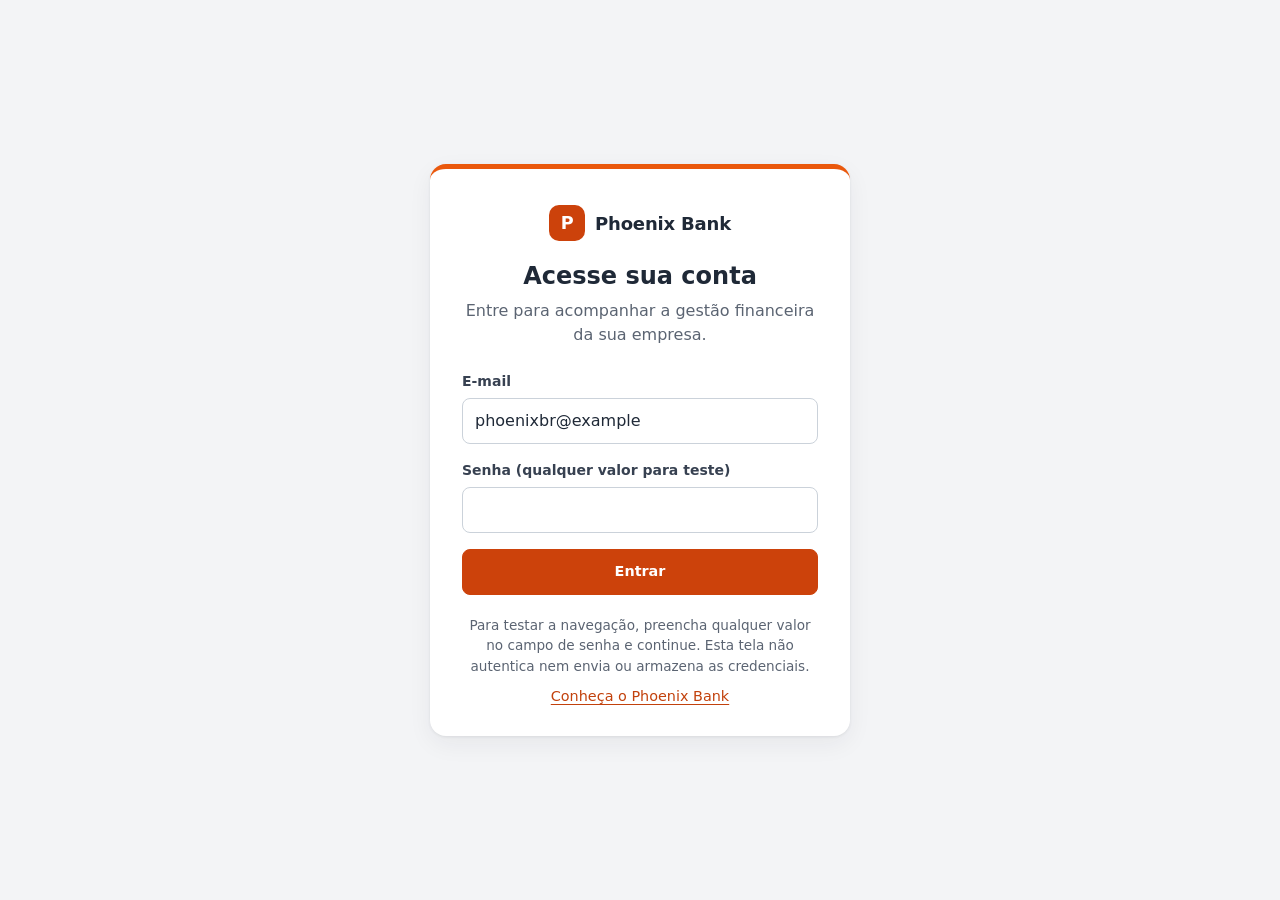
<file: index.html>
<!DOCTYPE html>
<html lang="pt-BR">
<head>
  <meta charset="UTF-8">
  <meta name="viewport" content="width=device-width, initial-scale=1.0">
  <meta name="description" content="Acesse o painel de gestão financeira empresarial do Phoenix Bank.">
  <title>Acesso | Phoenix Bank</title>
  <link rel="stylesheet" href="style.css">
</head>
<body>
  <main>
    <header>
      <a href="analise-financeira.html" aria-label="Phoenix Bank, ir para o painel">
        <span aria-hidden="true">P</span>
        <span>Phoenix Bank</span>
      </a>
      <h1>Acesse sua conta</h1>
      <p>Entre para acompanhar a gestão financeira da sua empresa.</p>
    </header>

    <form action="analise-financeira.html" method="get">
      <div>
        <label for="email">E-mail</label>
        <input
          type="email"
          id="email"
          value="phoenixbr@example"
          autocomplete="username"
          required
        >
      </div>

      <div>
        <label for="senha">Senha (qualquer valor para teste)</label>
        <input
          type="password"
          id="senha"
          autocomplete="current-password"
          required
        >
      </div>

      <button type="submit">Entrar</button>
    </form>

    <p>Para testar a navegação, preencha qualquer valor no campo de senha e continue. Esta tela não autentica nem envia ou armazena as credenciais.</p>
    <p><a href="sobre.html">Conheça o Phoenix Bank</a></p>
  </main>
</body>
</html>
</file>
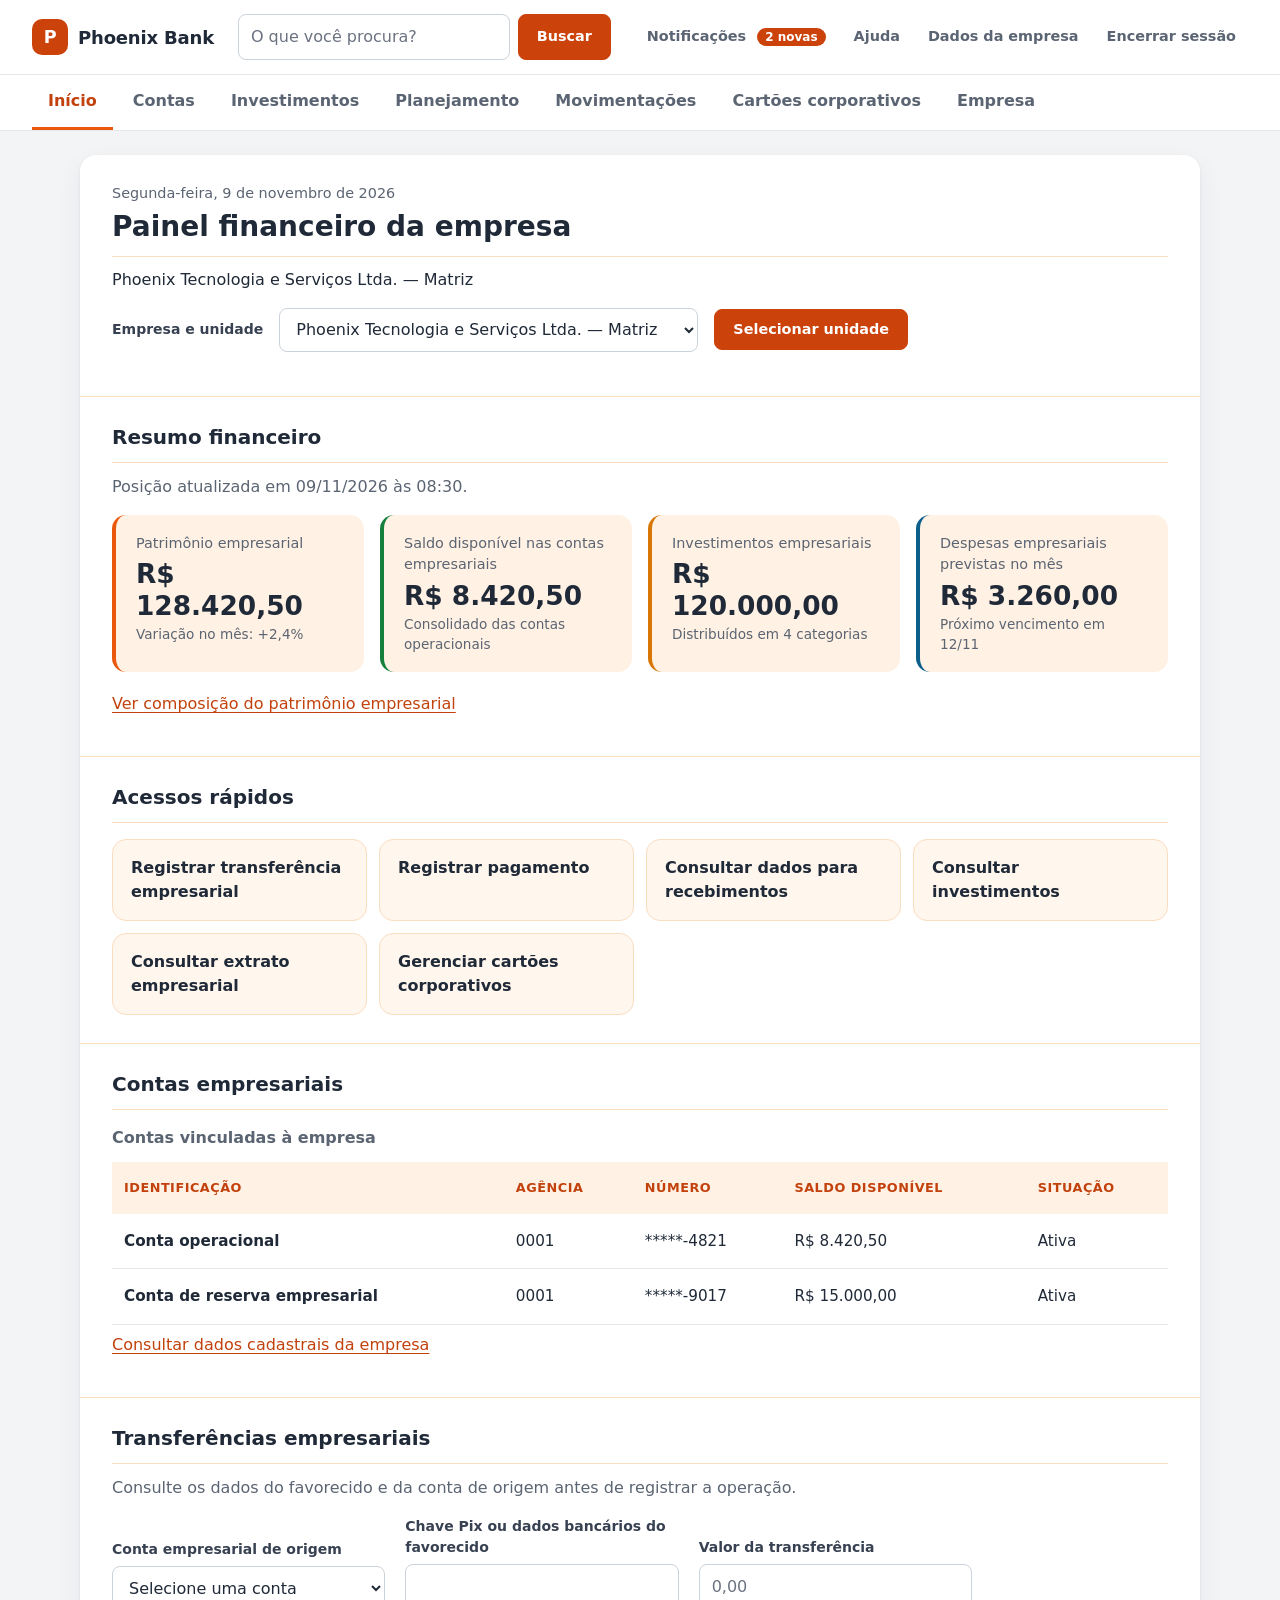
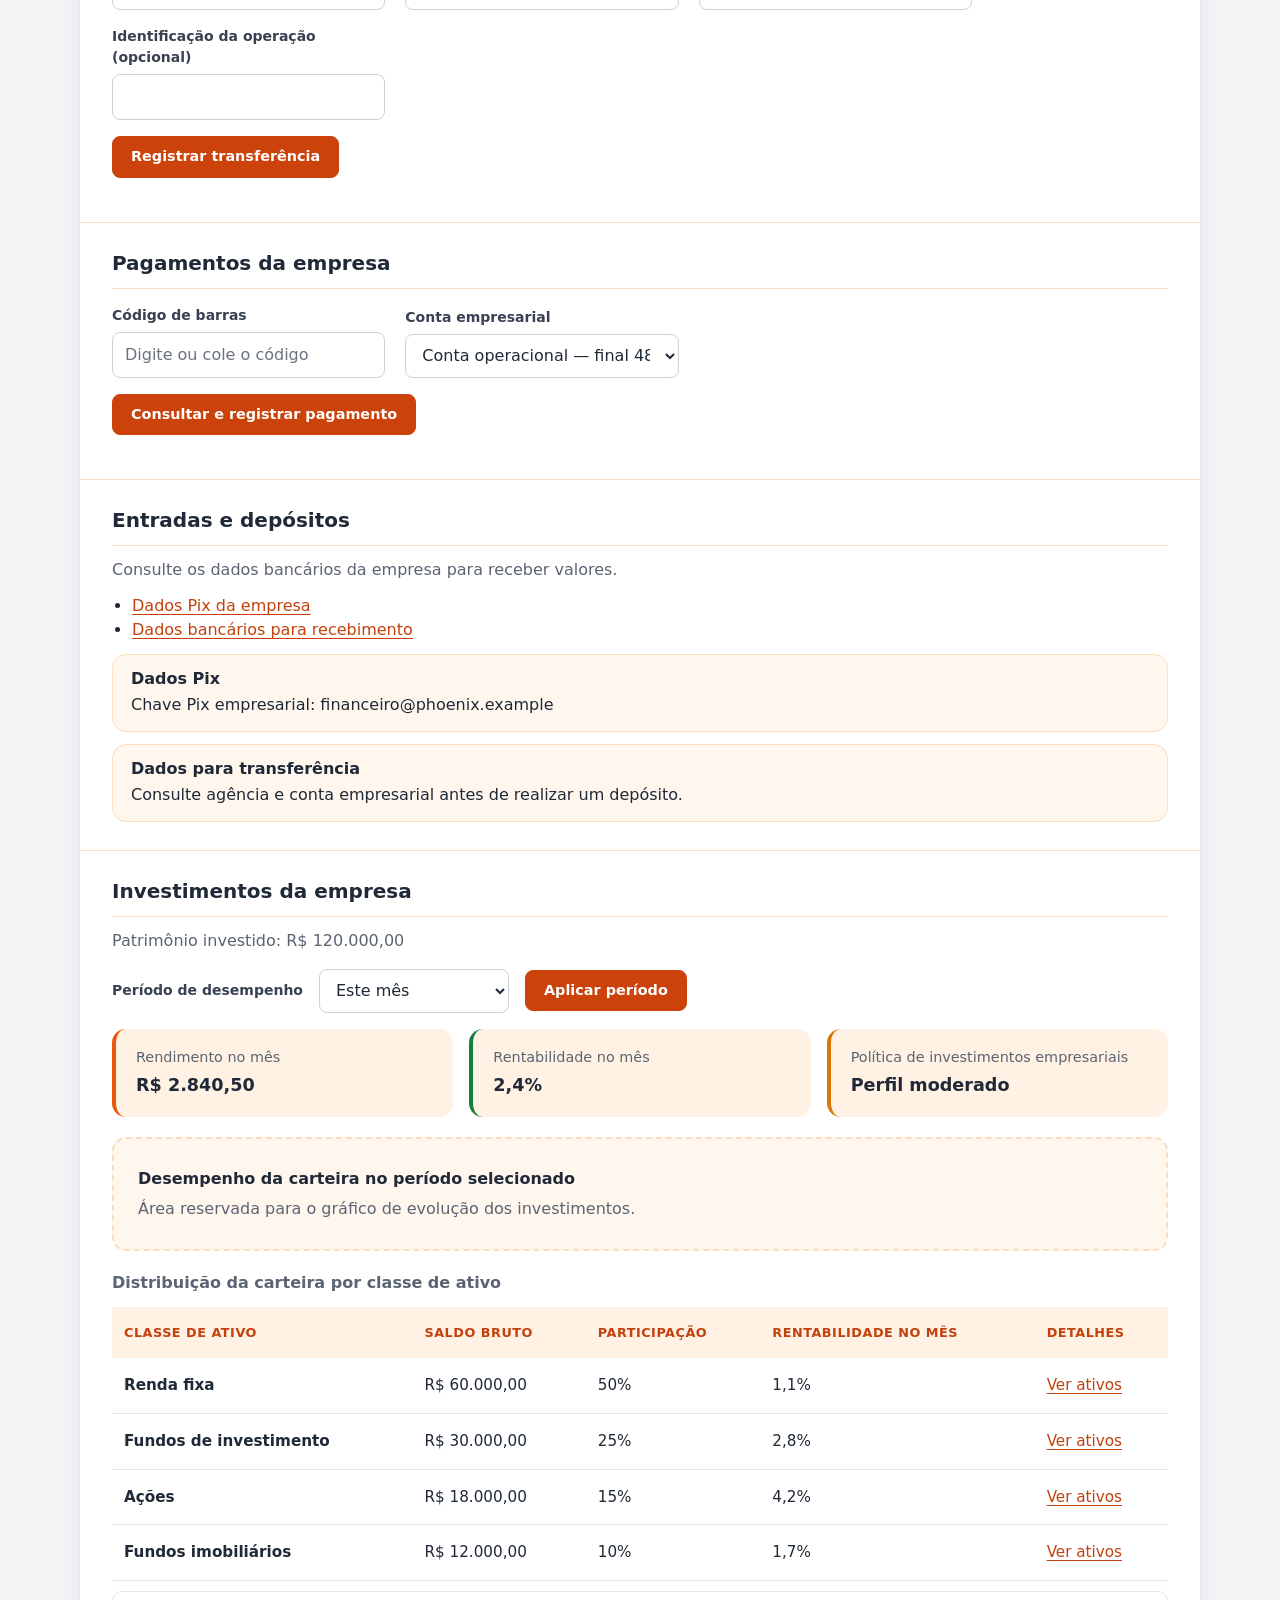
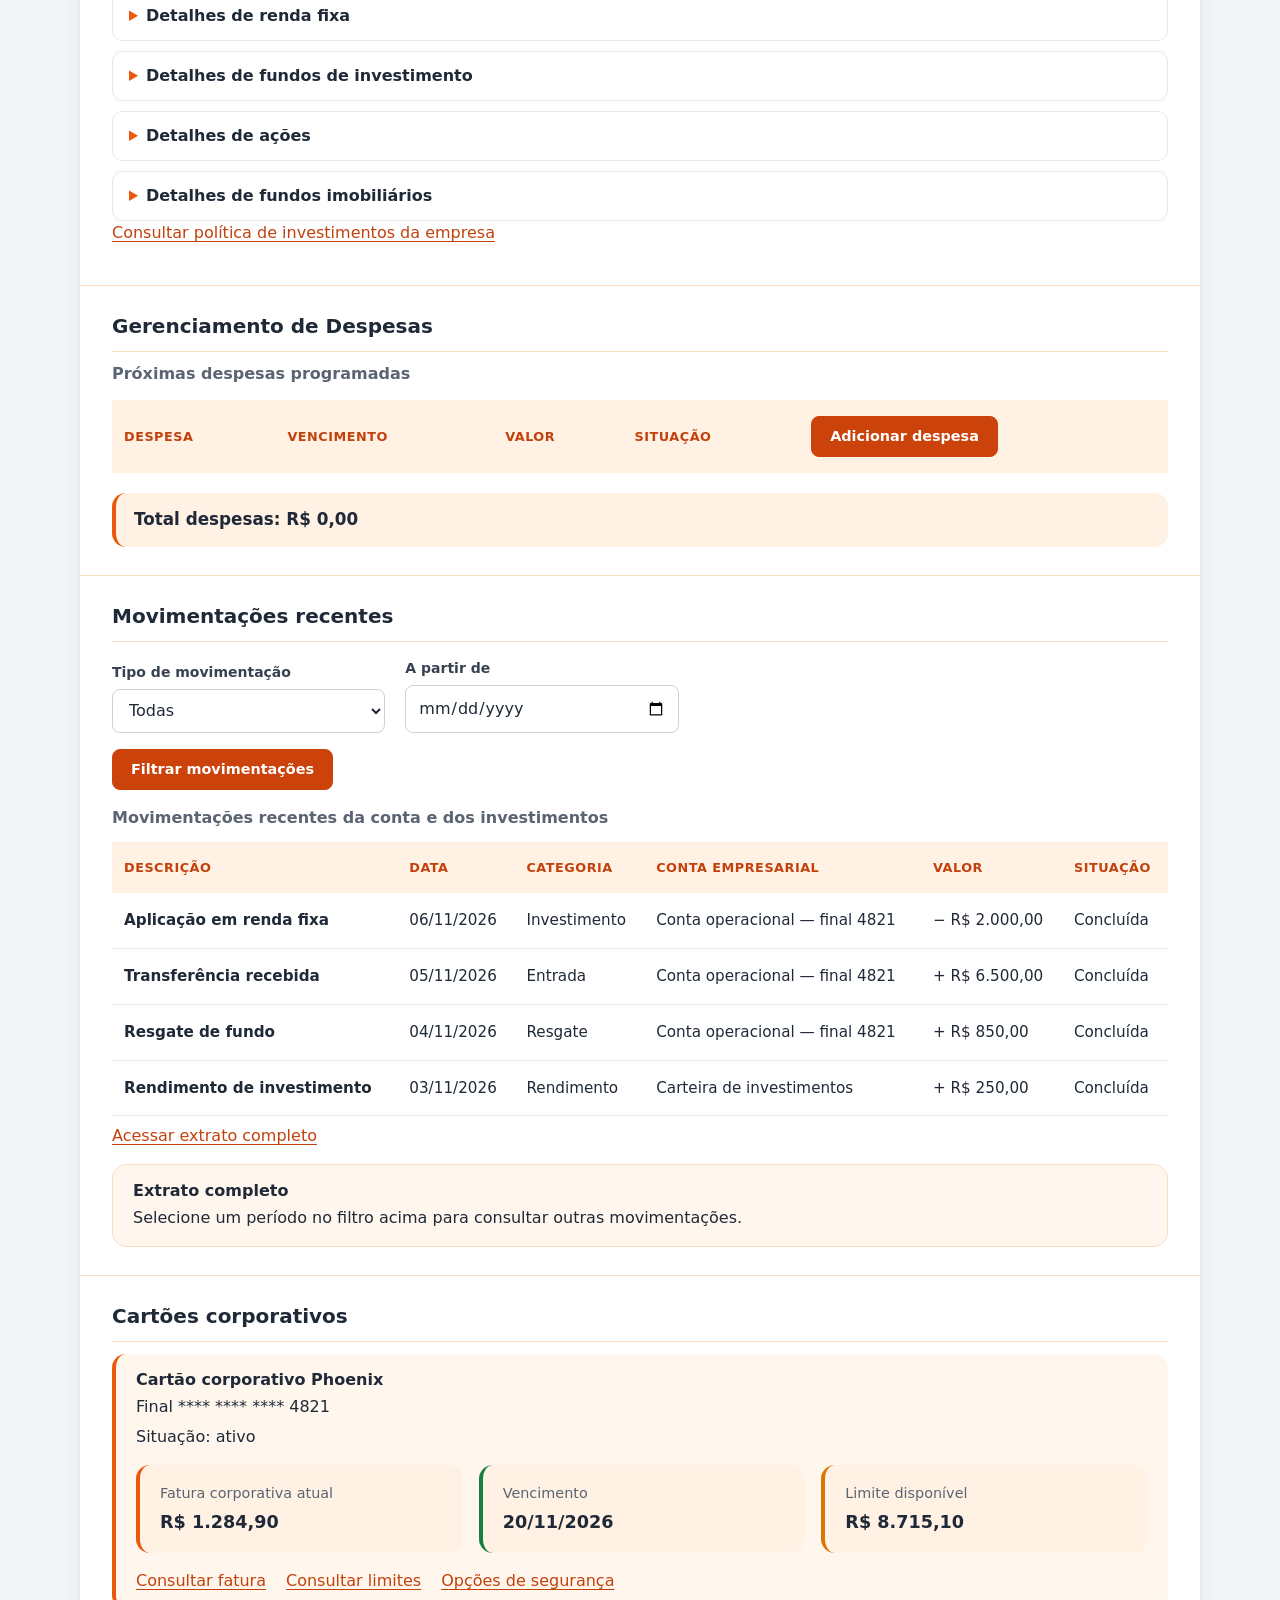
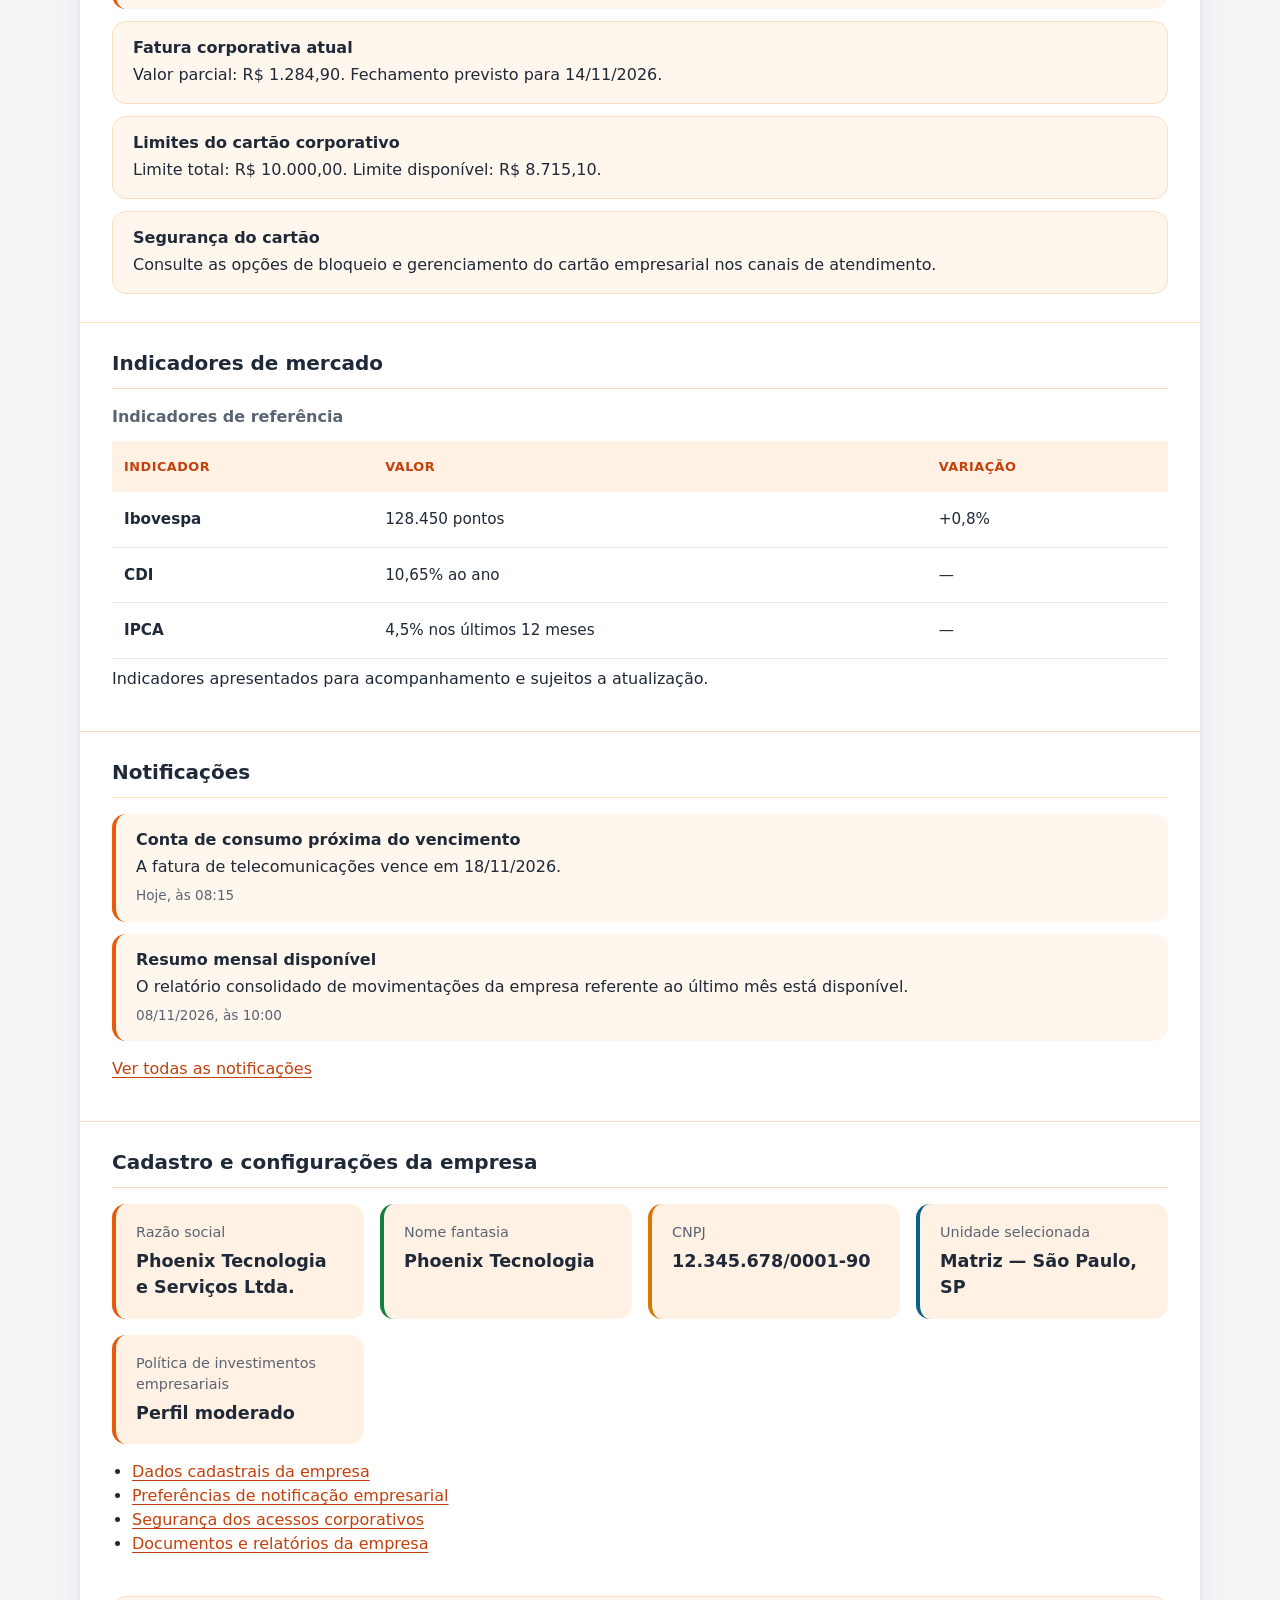
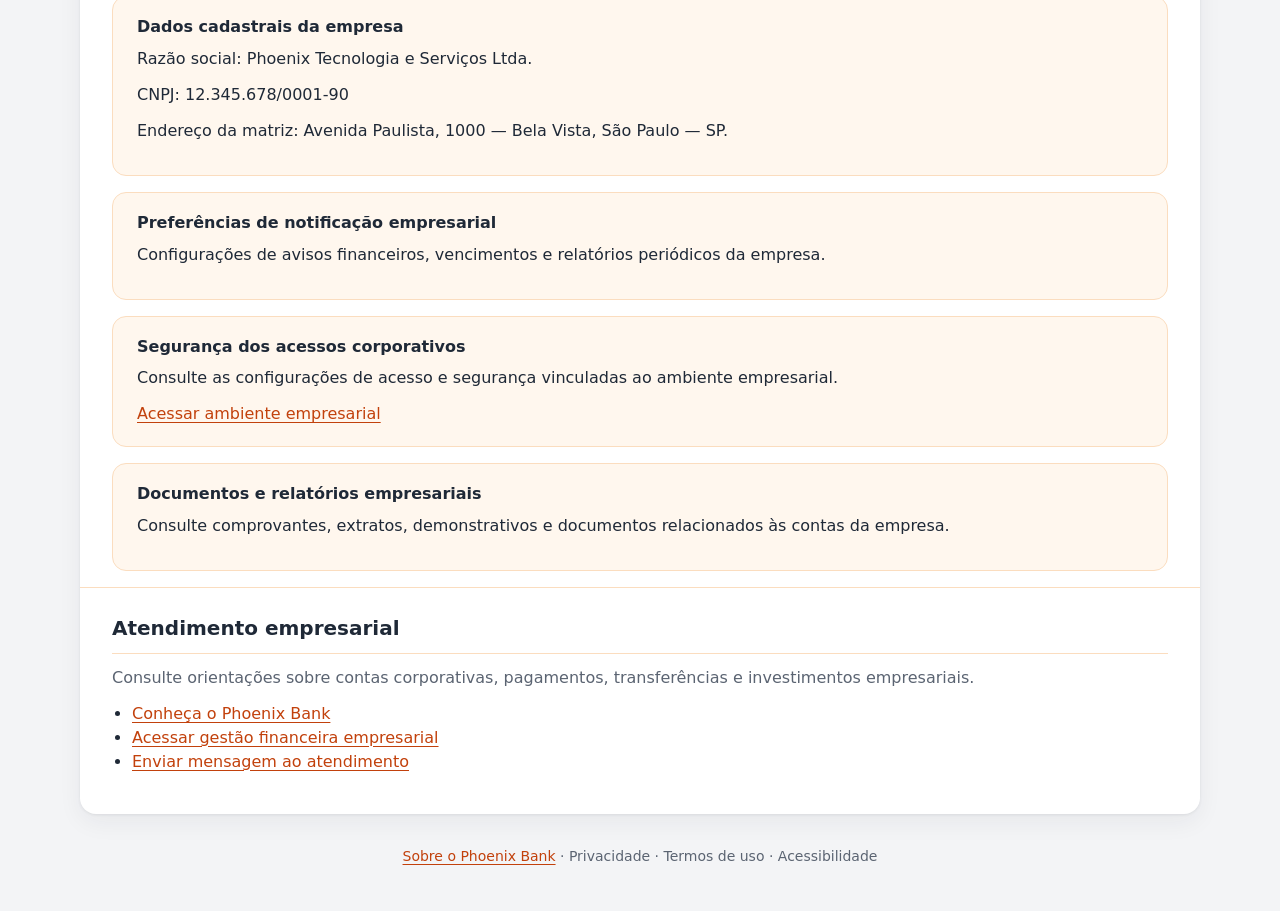
<file: analise-financeira.html>
<!DOCTYPE html>
<html lang="pt-BR">
<head>
  <meta charset="UTF-8">
  <meta name="viewport" content="width=device-width, initial-scale=1.0">
  <meta
    name="description"
    content="Painel empresarial Phoenix Bank: acompanhe contas, investimentos, objetivos e movimentações da empresa."
  >
  <title>Painel empresarial | Phoenix Bank</title>
  <link rel="stylesheet" href="style.css">
</head>
<body>
  <a href="#conteudo-principal">Pular para o conteúdo principal</a>

  <header>
    <a href="#inicio" aria-label="Phoenix Bank, ir para o início">
      <span aria-hidden="true">P</span>
      <span>Phoenix Bank</span>
    </a>

    <form action="#" method="get" role="search">
      <label for="busca">Buscar informações financeiras</label>
      <input type="search" id="busca" name="busca" placeholder="O que você procura?">
      <button type="submit">Buscar</button>
    </form>

    <nav aria-label="Navegação empresarial">
      <ul>
        <li><a href="#notificacoes">Notificações <span>2 novas</span></a></li>
        <li><a href="#ajuda">Ajuda</a></li>
        <li><a href="#perfil">Dados da empresa</a></li>
        <li><a href="login.html">Encerrar sessão</a></li>
      </ul>
    </nav>
  </header>

  <nav aria-label="Menu principal">
    <ul>
      <li><a href="#inicio" aria-current="page">Início</a></li>
      <li><a href="#contas">Contas</a></li>
      <li><a href="#investimentos">Investimentos</a></li>
      <li><a href="#planejamento">Planejamento</a></li>
      <li><a href="#movimentacoes">Movimentações</a></li>
      <li><a href="#cartoes">Cartões corporativos</a></li>
      <li><a href="#perfil">Empresa</a></li>
    </ul>
  </nav>

  <main id="conteudo-principal">
    <section id="inicio" aria-labelledby="boas-vindas">
      <p>Segunda-feira, <time datetime="2026-11-09">9 de novembro de 2026</time></p>
      <h1 id="boas-vindas">Painel financeiro da empresa</h1>
      <p>Phoenix Tecnologia e Serviços Ltda. — Matriz</p>

      <form action="#" method="get">
        <label for="empresa-selecionada">Empresa e unidade</label>
        <select id="empresa-selecionada" name="empresa">
          <option value="matriz" selected>Phoenix Tecnologia e Serviços Ltda. — Matriz</option>
          <option value="filial-sp">Phoenix Tecnologia e Serviços Ltda. — Filial SP</option>
        </select>
        <button type="submit">Selecionar unidade</button>
      </form>
    </section>

    <section id="resumo-financeiro" aria-labelledby="resumo-titulo">
      <h2 id="resumo-titulo">Resumo financeiro</h2>
      <p>Posição atualizada em <time datetime="2026-11-09T08:30">09/11/2026 às 08:30</time>.</p>
      <dl>
        <div>
          <dt>Patrimônio empresarial</dt>
          <dd><data value="128420.50">R$ 128.420,50</data></dd>
          <dd>Variação no mês: +2,4%</dd>
        </div>
        <div>
          <dt>Saldo disponível nas contas empresariais</dt>
          <dd><data value="8420.50">R$ 8.420,50</data></dd>
          <dd>Consolidado das contas operacionais</dd>
        </div>
        <div>
          <dt>Investimentos empresariais</dt>
          <dd><data value="120000.00">R$ 120.000,00</data></dd>
          <dd>Distribuídos em 4 categorias</dd>
        </div>
        <div>
          <dt>Despesas empresariais previstas no mês</dt>
          <dd><data value="3260.00">R$ 3.260,00</data></dd>
          <dd>Próximo vencimento em <time datetime="2026-11-12">12/11</time></dd>
        </div>
      </dl>
      <p><a href="#investimentos">Ver composição do patrimônio empresarial</a></p>
    </section>

    <nav aria-label="Ações rápidas">
      <h2>Acessos rápidos</h2>
      <ul>
        <li><a href="#transferencias">Registrar transferência empresarial</a></li>
        <li><a href="#pagamentos">Registrar pagamento</a></li>
        <li><a href="#depositos">Consultar dados para recebimentos</a></li>
        <li><a href="#investimentos">Consultar investimentos</a></li>
        <li><a href="#movimentacoes">Consultar extrato empresarial</a></li>
        <li><a href="#cartoes">Gerenciar cartões corporativos</a></li>
      </ul>
    </nav>

    <section id="contas" aria-labelledby="contas-titulo">
      <h2 id="contas-titulo">Contas empresariais</h2>
      <table>
        <caption>Contas vinculadas à empresa</caption>
        <thead>
          <tr>
            <th scope="col">Identificação</th>
            <th scope="col">Agência</th>
            <th scope="col">Número</th>
            <th scope="col">Saldo disponível</th>
            <th scope="col">Situação</th>
          </tr>
        </thead>
        <tbody>
          <tr>
            <th scope="row">Conta operacional</th>
            <td>0001</td>
            <td>*****-4821</td>
            <td>R$ 8.420,50</td>
            <td>Ativa</td>
          </tr>
          <tr>
            <th scope="row">Conta de reserva empresarial</th>
            <td>0001</td>
            <td>*****-9017</td>
            <td>R$ 15.000,00</td>
            <td>Ativa</td>
          </tr>
        </tbody>
      </table>
      <p><a href="#perfil">Consultar dados cadastrais da empresa</a></p>
    </section>

    <section id="transferencias" aria-labelledby="transferencias-titulo">
      <h2 id="transferencias-titulo">Transferências empresariais</h2>
      <p>Consulte os dados do favorecido e da conta de origem antes de registrar a operação.</p>
      <form action="#" method="post">
        <div>
          <label for="conta-origem">Conta empresarial de origem</label>
          <select id="conta-origem" name="conta-origem" required>
            <option value="">Selecione uma conta</option>
            <option value="principal">Conta operacional — final 4821</option>
            <option value="reserva">Reserva empresarial — final 9017</option>
          </select>
        </div>
        <div>
          <label for="chave-destino">Chave Pix ou dados bancários do favorecido</label>
          <input type="text" id="chave-destino" name="favorecido" autocomplete="off" required>
        </div>
        <div>
          <label for="valor-transferencia">Valor da transferência</label>
          <input
            type="number"
            id="valor-transferencia"
            name="valor"
            min="0.01"
            step="0.01"
            inputmode="decimal"
            placeholder="0,00"
            required
          >
        </div>
        <div>
          <label for="descricao-transferencia">Identificação da operação (opcional)</label>
          <input type="text" id="descricao-transferencia" name="descricao" maxlength="80">
        </div>
        <button type="submit">Registrar transferência</button>
      </form>
    </section>

    <section id="pagamentos" aria-labelledby="pagamentos-titulo">
      <h2 id="pagamentos-titulo">Pagamentos da empresa</h2>
      <form action="#" method="post">
        <div>
          <label for="codigo-barras">Código de barras</label>
          <input
            type="text"
            id="codigo-barras"
            name="codigo-barras"
            inputmode="numeric"
            autocomplete="off"
            placeholder="Digite ou cole o código"
            required
          >
        </div>
        <div>
          <label for="conta-pagamento">Conta empresarial</label>
          <select id="conta-pagamento" name="conta-pagamento">
            <option value="principal">Conta operacional — final 4821</option>
            <option value="reserva">Reserva empresarial — final 9017</option>
          </select>
        </div>
        <button type="submit">Consultar e registrar pagamento</button>
      </form>
    </section>

    <section id="depositos" aria-labelledby="depositos-titulo">
      <h2 id="depositos-titulo">Entradas e depósitos</h2>
      <p>Consulte os dados bancários da empresa para receber valores.</p>
      <ul>
        <li><a href="#dados-pix">Dados Pix da empresa</a></li>
        <li><a href="#dados-transferencia">Dados bancários para recebimento</a></li>
      </ul>
      <div id="dados-pix">
        <h3>Dados Pix</h3>
        <p>Chave Pix empresarial: financeiro@phoenix.example</p>
      </div>
      <div id="dados-transferencia">
        <h3>Dados para transferência</h3>
        <p>Consulte agência e conta empresarial antes de realizar um depósito.</p>
      </div>
    </section>

    <section id="investimentos" aria-labelledby="investimentos-titulo">
      <h2 id="investimentos-titulo">Investimentos da empresa</h2>
      <p>Patrimônio investido: <data value="120000.00">R$ 120.000,00</data></p>
      <form action="#" method="get">
        <label for="periodo-carteira">Período de desempenho</label>
        <select id="periodo-carteira" name="periodo">
          <option value="mes" selected>Este mês</option>
          <option value="ano">Este ano</option>
          <option value="12-meses">Últimos 12 meses</option>
        </select>
        <button type="submit">Aplicar período</button>
      </form>

      <dl>
        <div>
          <dt>Rendimento no mês</dt>
          <dd><data value="2840.50">R$ 2.840,50</data></dd>
        </div>
        <div>
          <dt>Rentabilidade no mês</dt>
          <dd>2,4%</dd>
        </div>
        <div>
          <dt>Política de investimentos empresariais</dt>
          <dd>Perfil moderado</dd>
        </div>
      </dl>

      <figure>
        <figcaption>Desempenho da carteira no período selecionado</figcaption>
        <p>Área reservada para o gráfico de evolução dos investimentos.</p>
      </figure>

      <table>
        <caption>Distribuição da carteira por classe de ativo</caption>
        <thead>
          <tr>
            <th scope="col">Classe de ativo</th>
            <th scope="col">Saldo bruto</th>
            <th scope="col">Participação</th>
            <th scope="col">Rentabilidade no mês</th>
            <th scope="col">Detalhes</th>
          </tr>
        </thead>
        <tbody>
          <tr>
            <th scope="row">Renda fixa</th>
            <td>R$ 60.000,00</td>
            <td>50%</td>
            <td>1,1%</td>
            <td><a href="#detalhes-renda-fixa">Ver ativos</a></td>
          </tr>
          <tr>
            <th scope="row">Fundos de investimento</th>
            <td>R$ 30.000,00</td>
            <td>25%</td>
            <td>2,8%</td>
            <td><a href="#detalhes-fundos">Ver ativos</a></td>
          </tr>
          <tr>
            <th scope="row">Ações</th>
            <td>R$ 18.000,00</td>
            <td>15%</td>
            <td>4,2%</td>
            <td><a href="#detalhes-acoes">Ver ativos</a></td>
          </tr>
          <tr>
            <th scope="row">Fundos imobiliários</th>
            <td>R$ 12.000,00</td>
            <td>10%</td>
            <td>1,7%</td>
            <td><a href="#detalhes-imobiliarios">Ver ativos</a></td>
          </tr>
        </tbody>
      </table>

      <details id="detalhes-renda-fixa">
        <summary>Detalhes de renda fixa</summary>
        <p>Posição consolidada dos ativos desta categoria: R$ 60.000,00.</p>
      </details>
      <details id="detalhes-fundos">
        <summary>Detalhes de fundos de investimento</summary>
        <p>Posição consolidada dos ativos desta categoria: R$ 30.000,00.</p>
      </details>
      <details id="detalhes-acoes">
        <summary>Detalhes de ações</summary>
        <p>Posição consolidada dos ativos desta categoria: R$ 18.000,00.</p>
      </details>
      <details id="detalhes-imobiliarios">
        <summary>Detalhes de fundos imobiliários</summary>
        <p>Posição consolidada dos ativos desta categoria: R$ 12.000,00.</p>
      </details>
      <p><a href="#perfil">Consultar política de investimentos da empresa</a></p>
    </section>
    <section id="planejamento" aria-labelledby="despesas-titulo">
      <h2>Gerenciamento de Despesas</h2>
      <h3>Próximas despesas programadas</h3>
    <table>
        <thead>
            <tr>
                <th>Despesa</th>
                <th>Vencimento</th>
                <th>Valor</th>
                <th>Situação</th>
                <th>
                    <button id="addButton">Adicionar despesa</button>
                </th>
            </tr>
        </thead>
        <tbody id="resultadoListaDespesa">

        </tbody>
        </table>

        <form id="formularioDespesas" hidden>
           <label for="despesaProgramada">Despesa</label>
           <input type="text" id="despesaProgramada" required> 
           <label for="vencimentoDaDespesa">Vencimento</label>
           <input type="date" id="vencimentoDaDespesa" required> 
           <label for="valorDespesa">Valor</label>
           <input type="number" min="0" step="0.01" id="valorDespesa" required>
           <label for="situacaoDespesa">Situação</label>
           <select id="situacaoDespesa" required>
                <option value="">Selecione</option>
                <option value="Agendada">Agendada</option>
                <option value="A vencer">A vencer</option>
                <option value="Pagamento realizado">Pagamento realizado</option> 
            </select>
           <button type="submit">Salvar</button>
        </form>
        <p id="resultadoDaSoma">Total despesas: R$ 0,00</p>
        </section>

    <section id="movimentacoes" aria-labelledby="movimentacoes-titulo">
      <h2 id="movimentacoes-titulo">Movimentações recentes</h2>
      <form action="#" method="get">
        <div>
          <label for="filtro-tipo">Tipo de movimentação</label>
          <select id="filtro-tipo" name="tipo">
            <option value="todas" selected>Todas</option>
            <option value="entrada">Entradas</option>
            <option value="saida">Saídas</option>
            <option value="investimento">Investimentos</option>
          </select>
        </div>
        <div>
          <label for="filtro-data">A partir de</label>
          <input type="date" id="filtro-data" name="data-inicial">
        </div>
        <button type="submit">Filtrar movimentações</button>
      </form>

      <table>
        <caption>Movimentações recentes da conta e dos investimentos</caption>
        <thead>
          <tr>
            <th scope="col">Descrição</th>
            <th scope="col">Data</th>
            <th scope="col">Categoria</th>
            <th scope="col">Conta empresarial</th>
            <th scope="col">Valor</th>
            <th scope="col">Situação</th>
          </tr>
        </thead>
        <tbody>
          <tr>
            <th scope="row">Aplicação em renda fixa</th>
            <td><time datetime="2026-11-06">06/11/2026</time></td>
            <td>Investimento</td>
            <td>Conta operacional — final 4821</td>
            <td>− R$ 2.000,00</td>
            <td>Concluída</td>
          </tr>
          <tr>
            <th scope="row">Transferência recebida</th>
            <td><time datetime="2026-11-05">05/11/2026</time></td>
            <td>Entrada</td>
            <td>Conta operacional — final 4821</td>
            <td>+ R$ 6.500,00</td>
            <td>Concluída</td>
          </tr>
          <tr>
            <th scope="row">Resgate de fundo</th>
            <td><time datetime="2026-11-04">04/11/2026</time></td>
            <td>Resgate</td>
            <td>Conta operacional — final 4821</td>
            <td>+ R$ 850,00</td>
            <td>Concluída</td>
          </tr>
          <tr>
            <th scope="row">Rendimento de investimento</th>
            <td><time datetime="2026-11-03">03/11/2026</time></td>
            <td>Rendimento</td>
            <td>Carteira de investimentos</td>
            <td>+ R$ 250,00</td>
            <td>Concluída</td>
          </tr>
        </tbody>
      </table>
      <p><a href="#extrato-completo">Acessar extrato completo</a></p>
      <section id="extrato-completo" aria-labelledby="extrato-titulo">
        <h3 id="extrato-titulo">Extrato completo</h3>
        <p>Selecione um período no filtro acima para consultar outras movimentações.</p>
      </section>
    </section>

    <section id="cartoes" aria-labelledby="cartoes-titulo">
      <h2 id="cartoes-titulo">Cartões corporativos</h2>
      <article aria-labelledby="cartao-principal-titulo">
        <h3 id="cartao-principal-titulo">Cartão corporativo Phoenix</h3>
        <p>Final **** **** **** 4821</p>
        <p>Situação: ativo</p>
        <dl>
          <div>
            <dt>Fatura corporativa atual</dt>
            <dd>R$ 1.284,90</dd>
          </div>
          <div>
            <dt>Vencimento</dt>
            <dd><time datetime="2026-11-20">20/11/2026</time></dd>
          </div>
          <div>
            <dt>Limite disponível</dt>
            <dd>R$ 8.715,10</dd>
          </div>
        </dl>
        <ul>
          <li><a href="#fatura">Consultar fatura</a></li>
          <li><a href="#limites">Consultar limites</a></li>
          <li><a href="#seguranca">Opções de segurança</a></li>
        </ul>
      </article>
      <section id="fatura" aria-labelledby="fatura-titulo">
        <h3 id="fatura-titulo">Fatura corporativa atual</h3>
        <p>Valor parcial: R$ 1.284,90. Fechamento previsto para <time datetime="2026-11-14">14/11/2026</time>.</p>
      </section>
      <section id="limites" aria-labelledby="limites-titulo">
        <h3 id="limites-titulo">Limites do cartão corporativo</h3>
        <p>Limite total: R$ 10.000,00. Limite disponível: R$ 8.715,10.</p>
      </section>
      <section id="seguranca" aria-labelledby="seguranca-titulo">
        <h3 id="seguranca-titulo">Segurança do cartão</h3>
        <p>Consulte as opções de bloqueio e gerenciamento do cartão empresarial nos canais de atendimento.</p>
      </section>
    </section>

    <section id="mercado" aria-labelledby="mercado-titulo">
      <h2 id="mercado-titulo">Indicadores de mercado</h2>
      <table>
        <caption>Indicadores de referência</caption>
        <thead>
          <tr>
            <th scope="col">Indicador</th>
            <th scope="col">Valor</th>
            <th scope="col">Variação</th>
          </tr>
        </thead>
        <tbody>
          <tr>
            <th scope="row">Ibovespa</th>
            <td>128.450 pontos</td>
            <td>+0,8%</td>
          </tr>
          <tr>
            <th scope="row">CDI</th>
            <td>10,65% ao ano</td>
            <td>—</td>
          </tr>
          <tr>
            <th scope="row">IPCA</th>
            <td>4,5% nos últimos 12 meses</td>
            <td>—</td>
          </tr>
        </tbody>
      </table>
      <p>Indicadores apresentados para acompanhamento e sujeitos a atualização.</p>
    </section>

    <section id="notificacoes" aria-labelledby="notificacoes-titulo">
      <h2 id="notificacoes-titulo">Notificações</h2>
      <ul>
        <li>
          <article>
            <h3>Conta de consumo próxima do vencimento</h3>
            <p>A fatura de telecomunicações vence em <time datetime="2026-11-18">18/11/2026</time>.</p>
            <p><time datetime="2026-11-09T08:15">Hoje, às 08:15</time></p>
          </article>
        </li>
        <li>
          <article>
            <h3>Resumo mensal disponível</h3>
            <p>O relatório consolidado de movimentações da empresa referente ao último mês está disponível.</p>
            <p><time datetime="2026-11-08T10:00">08/11/2026, às 10:00</time></p>
          </article>
        </li>
      </ul>
      <p><a href="#notificacoes">Ver todas as notificações</a></p>
    </section>

    <section id="perfil" aria-labelledby="perfil-titulo">
      <h2 id="perfil-titulo">Cadastro e configurações da empresa</h2>
      <dl>
        <div>
          <dt>Razão social</dt>
          <dd>Phoenix Tecnologia e Serviços Ltda.</dd>
        </div>
        <div>
          <dt>Nome fantasia</dt>
          <dd>Phoenix Tecnologia</dd>
        </div>
        <div>
          <dt>CNPJ</dt>
          <dd>12.345.678/0001-90</dd>
        </div>
        <div>
          <dt>Unidade selecionada</dt>
          <dd>Matriz — São Paulo, SP</dd>
        </div>
        <div>
          <dt>Política de investimentos empresariais</dt>
          <dd>Perfil moderado</dd>
        </div>
      </dl>
      <ul>
        <li><a href="#dados-empresa">Dados cadastrais da empresa</a></li>
        <li><a href="#preferencias">Preferências de notificação empresarial</a></li>
        <li><a href="#seguranca-conta">Segurança dos acessos corporativos</a></li>
        <li><a href="#documentos">Documentos e relatórios da empresa</a></li>
      </ul>
    </section>

    <section id="dados-empresa" aria-labelledby="dados-empresa-titulo">
      <h3 id="dados-empresa-titulo">Dados cadastrais da empresa</h3>
      <p>Razão social: Phoenix Tecnologia e Serviços Ltda.</p>
      <p>CNPJ: 12.345.678/0001-90</p>
      <p>Endereço da matriz: Avenida Paulista, 1000 — Bela Vista, São Paulo — SP.</p>
    </section>
    <section id="preferencias" aria-labelledby="preferencias-titulo">
      <h3 id="preferencias-titulo">Preferências de notificação empresarial</h3>
      <p>Configurações de avisos financeiros, vencimentos e relatórios periódicos da empresa.</p>
    </section>
    <section id="seguranca-conta" aria-labelledby="seguranca-conta-titulo">
      <h3 id="seguranca-conta-titulo">Segurança dos acessos corporativos</h3>
      <p>Consulte as configurações de acesso e segurança vinculadas ao ambiente empresarial.</p>
      <a href="login.html">Acessar ambiente empresarial</a>
    </section>
    <section id="documentos" aria-labelledby="documentos-titulo">
      <h3 id="documentos-titulo">Documentos e relatórios empresariais</h3>
      <p>Consulte comprovantes, extratos, demonstrativos e documentos relacionados às contas da empresa.</p>
    </section>

    <section id="ajuda" aria-labelledby="ajuda-titulo">
      <h2 id="ajuda-titulo">Atendimento empresarial</h2>
      <p>Consulte orientações sobre contas corporativas, pagamentos, transferências e investimentos empresariais.</p>
      <ul>
        <li><a href="sobre.html">Conheça o Phoenix Bank</a></li>
        <li><a href="#inicio">Acessar gestão financeira empresarial</a></li>
        <li><a href="mailto:atendimento@phoenixbank.example">Enviar mensagem ao atendimento</a></li>
      </ul>
    </section>
  </main>
  <script src="analise.js"></script>
  <footer>
    <p><a href="sobre.html">Sobre o Phoenix Bank</a> · Privacidade · Termos de uso · Acessibilidade</p>
  </footer>
</body>
</html>
</file>
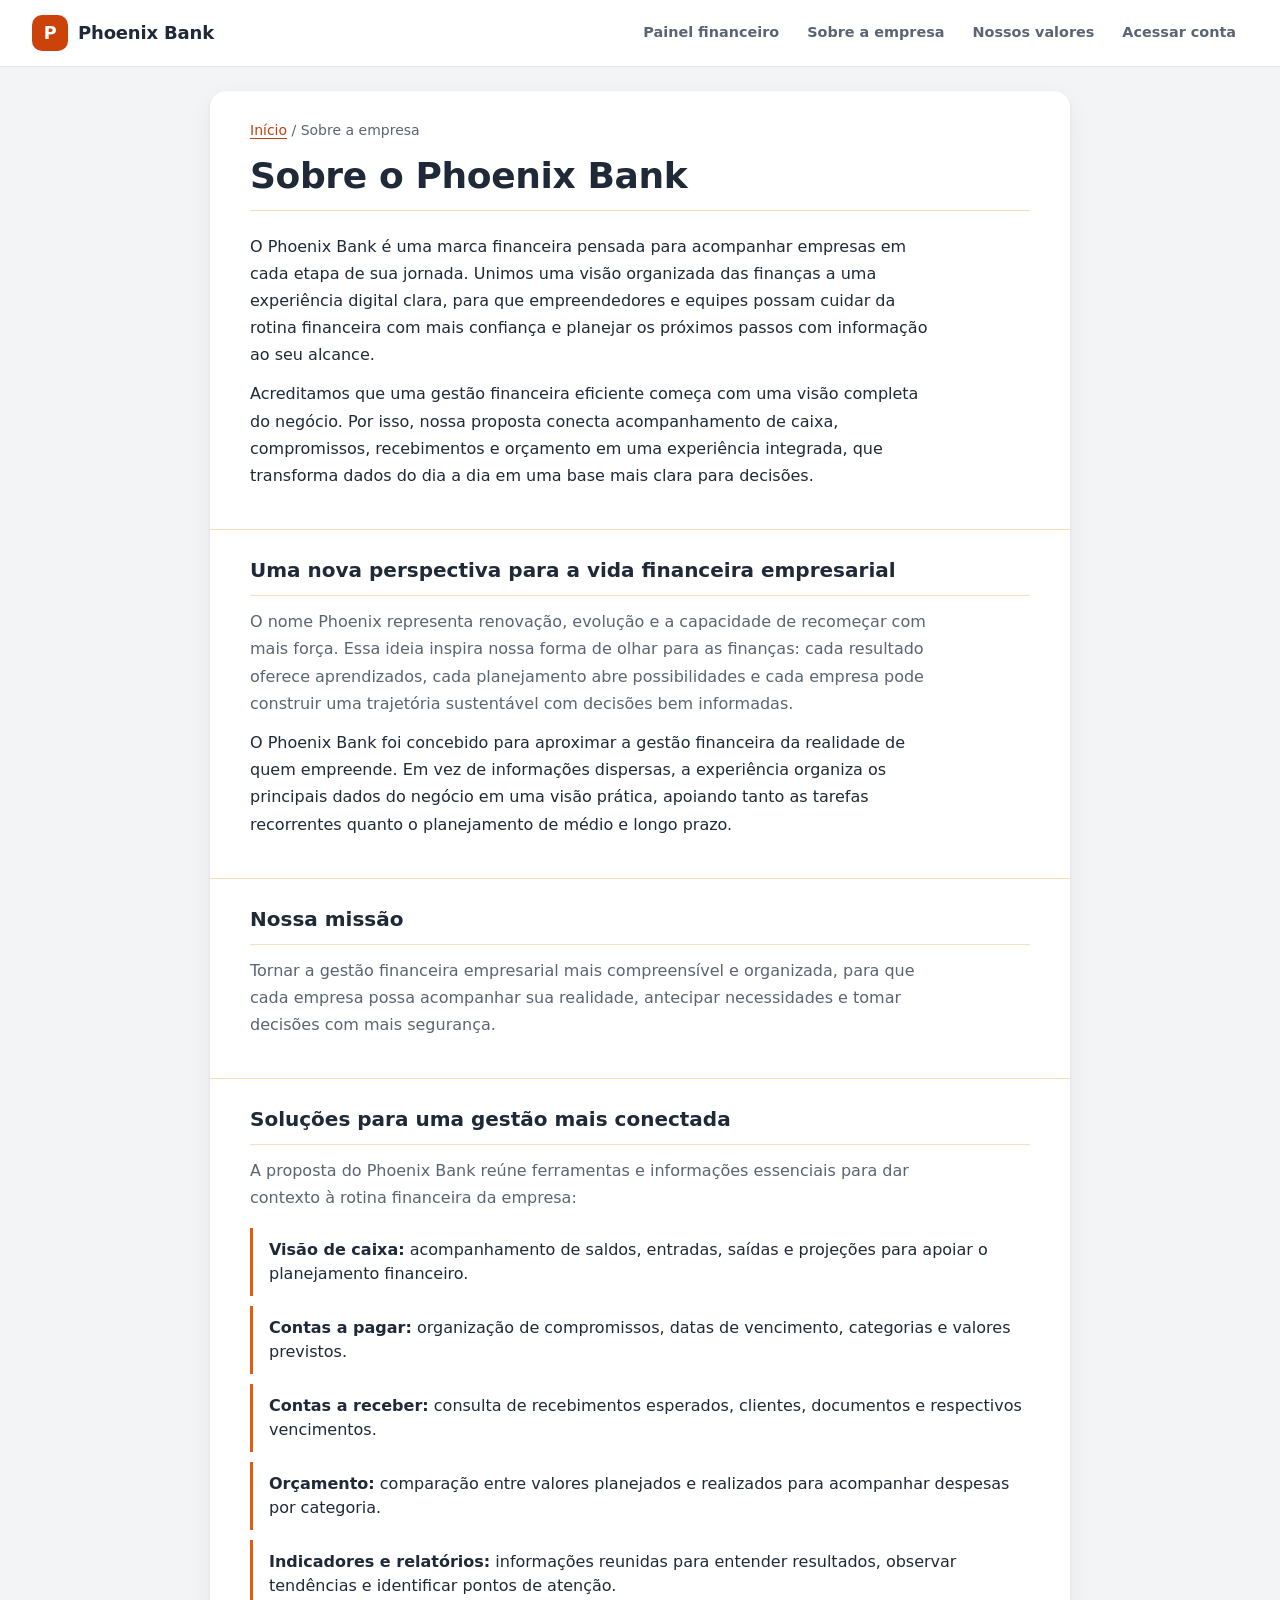
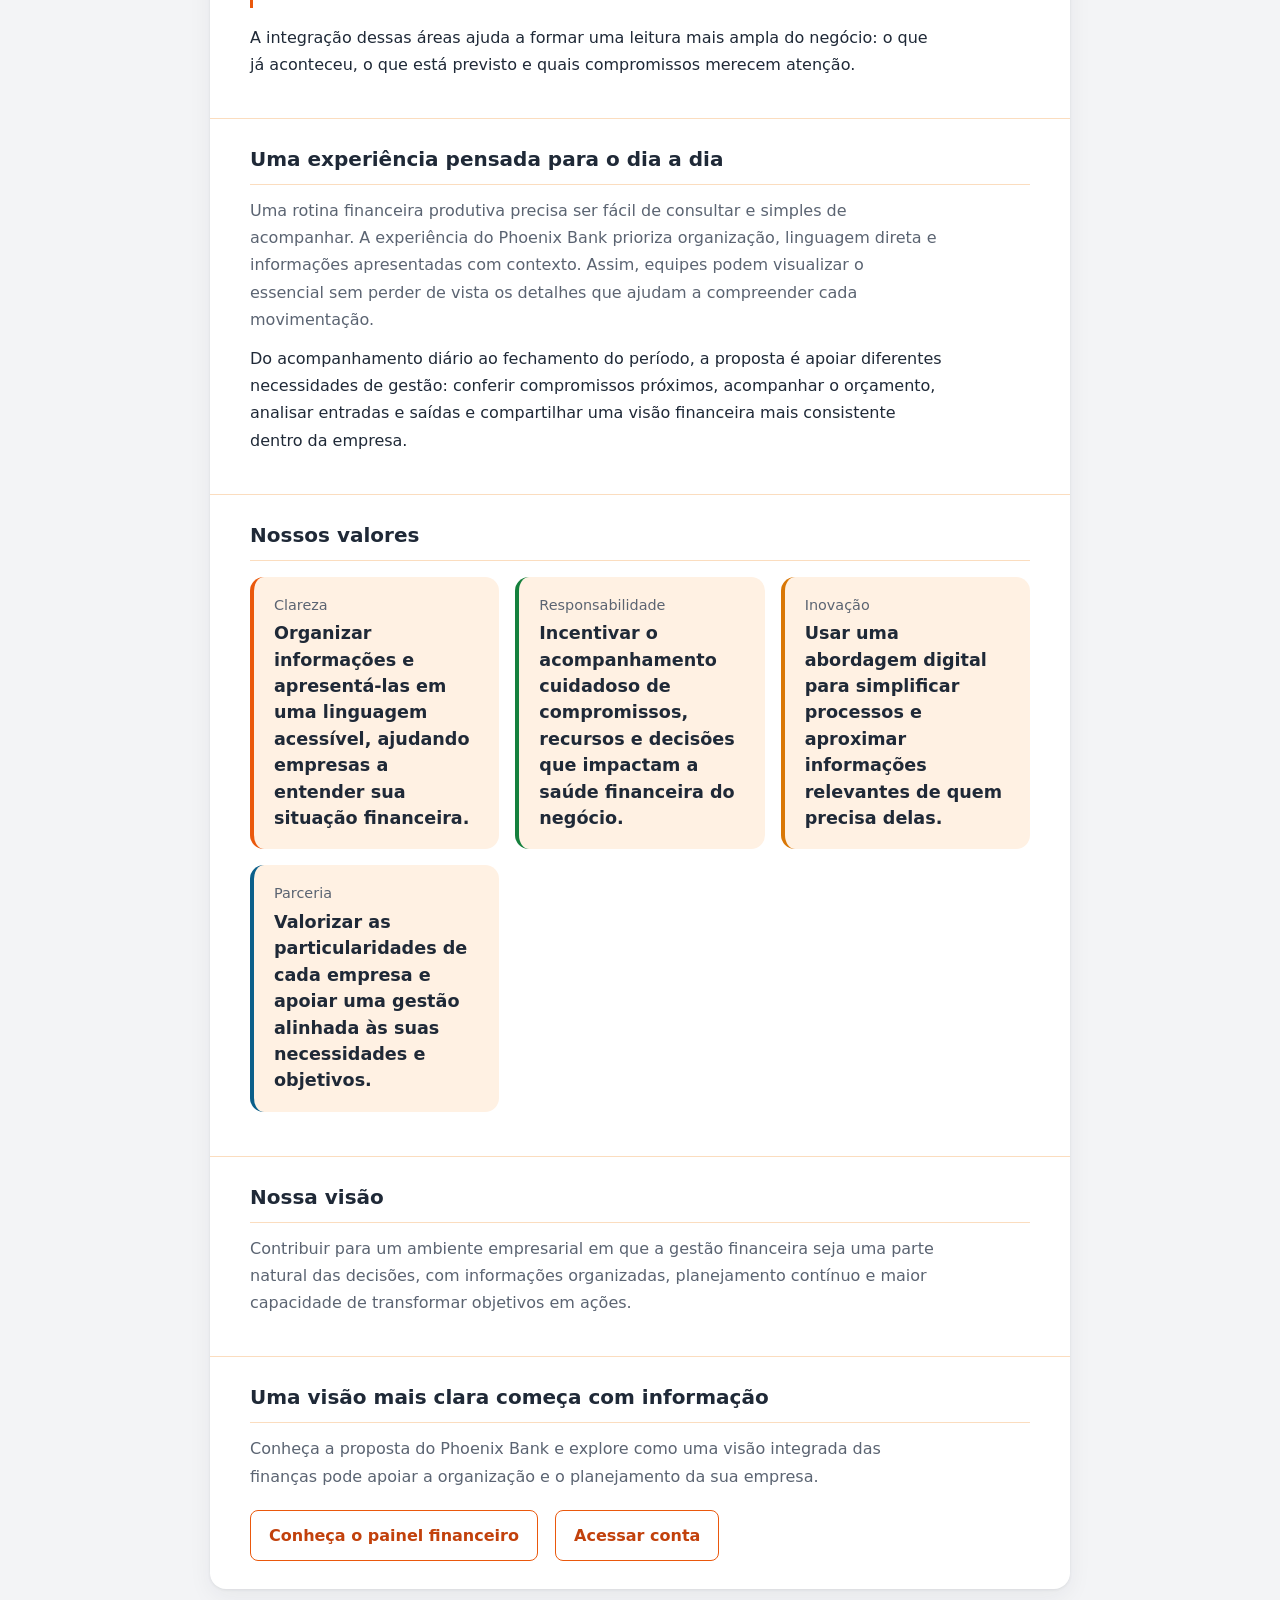
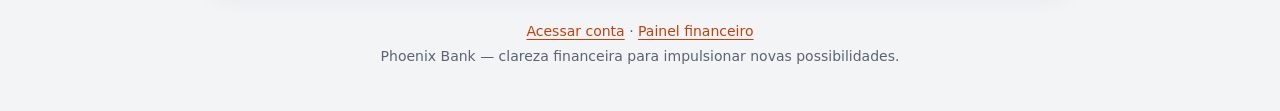
<file: sobre.html>
<!DOCTYPE html>
<html lang="pt-BR">
<head>
  <meta charset="UTF-8">
  <meta name="viewport" content="width=device-width, initial-scale=1.0">
  <meta
    name="description"
    content="Conheça o Phoenix Bank e sua proposta de gestão financeira empresarial."
  >
  <title>Sobre a empresa | Phoenix Bank</title>
  <link rel="stylesheet" href="style.css">
</head>
<body>
  <header>
    <a href="analise-financeira.html" aria-label="Phoenix Bank, ir para o painel">
      <span aria-hidden="true">P</span>
      <span>Phoenix Bank</span>
    </a>
    <nav aria-label="Navegação principal">
      <ul>
        <li><a href="analise-financeira.html">Painel financeiro</a></li>
        <li><a href="#sobre">Sobre a empresa</a></li>
        <li><a href="#valores">Nossos valores</a></li>
        <li><a href="login.html">Acessar conta</a></li>
      </ul>
    </nav>
  </header>

  <main>
    <section id="sobre" aria-labelledby="sobre-titulo">
      <p><a href="analise-financeira.html">Início</a> / Sobre a empresa</p>
      <h1 id="sobre-titulo">Sobre o Phoenix Bank</h1>
      <p>
        O Phoenix Bank é uma marca financeira pensada para acompanhar empresas em
        cada etapa de sua jornada. Unimos uma visão organizada das finanças a uma
        experiência digital clara, para que empreendedores e equipes possam cuidar
        da rotina financeira com mais confiança e planejar os próximos passos com
        informação ao seu alcance.
      </p>
      <p>
        Acreditamos que uma gestão financeira eficiente começa com uma visão
        completa do negócio. Por isso, nossa proposta conecta acompanhamento de
        caixa, compromissos, recebimentos e orçamento em uma experiência integrada,
        que transforma dados do dia a dia em uma base mais clara para decisões.
      </p>
    </section>

    <section aria-labelledby="origem-titulo">
      <h2 id="origem-titulo">Uma nova perspectiva para a vida financeira empresarial</h2>
      <p>
        O nome Phoenix representa renovação, evolução e a capacidade de recomeçar
        com mais força. Essa ideia inspira nossa forma de olhar para as finanças:
        cada resultado oferece aprendizados, cada planejamento abre possibilidades
        e cada empresa pode construir uma trajetória sustentável com decisões bem
        informadas.
      </p>
      <p>
        O Phoenix Bank foi concebido para aproximar a gestão financeira da realidade
        de quem empreende. Em vez de informações dispersas, a experiência organiza
        os principais dados do negócio em uma visão prática, apoiando tanto as
        tarefas recorrentes quanto o planejamento de médio e longo prazo.
      </p>
    </section>

    <section aria-labelledby="missao-titulo">
      <h2 id="missao-titulo">Nossa missão</h2>
      <p>
        Tornar a gestão financeira empresarial mais compreensível e organizada,
        para que cada empresa possa acompanhar sua realidade, antecipar necessidades
        e tomar decisões com mais segurança.
      </p>
    </section>

    <section aria-labelledby="solucoes-titulo">
      <h2 id="solucoes-titulo">Soluções para uma gestão mais conectada</h2>
      <p>
        A proposta do Phoenix Bank reúne ferramentas e informações essenciais
        para dar contexto à rotina financeira da empresa:
      </p>
      <ul>
        <li>
          <strong>Visão de caixa:</strong> acompanhamento de saldos, entradas,
          saídas e projeções para apoiar o planejamento financeiro.
        </li>
        <li>
          <strong>Contas a pagar:</strong> organização de compromissos, datas de
          vencimento, categorias e valores previstos.
        </li>
        <li>
          <strong>Contas a receber:</strong> consulta de recebimentos esperados,
          clientes, documentos e respectivos vencimentos.
        </li>
        <li>
          <strong>Orçamento:</strong> comparação entre valores planejados e
          realizados para acompanhar despesas por categoria.
        </li>
        <li>
          <strong>Indicadores e relatórios:</strong> informações reunidas para
          entender resultados, observar tendências e identificar pontos de atenção.
        </li>
      </ul>
      <p>
        A integração dessas áreas ajuda a formar uma leitura mais ampla do negócio:
        o que já aconteceu, o que está previsto e quais compromissos merecem atenção.
      </p>
    </section>

    <section aria-labelledby="experiencia-titulo">
      <h2 id="experiencia-titulo">Uma experiência pensada para o dia a dia</h2>
      <p>
        Uma rotina financeira produtiva precisa ser fácil de consultar e simples
        de acompanhar. A experiência do Phoenix Bank prioriza organização, linguagem
        direta e informações apresentadas com contexto. Assim, equipes podem
        visualizar o essencial sem perder de vista os detalhes que ajudam a
        compreender cada movimentação.
      </p>
      <p>
        Do acompanhamento diário ao fechamento do período, a proposta é apoiar
        diferentes necessidades de gestão: conferir compromissos próximos,
        acompanhar o orçamento, analisar entradas e saídas e compartilhar uma
        visão financeira mais consistente dentro da empresa.
      </p>
    </section>

    <section id="valores" aria-labelledby="valores-titulo">
      <h2 id="valores-titulo">Nossos valores</h2>
      <dl>
        <div>
          <dt>Clareza</dt>
          <dd>
            Organizar informações e apresentá-las em uma linguagem acessível,
            ajudando empresas a entender sua situação financeira.
          </dd>
        </div>
        <div>
          <dt>Responsabilidade</dt>
          <dd>
            Incentivar o acompanhamento cuidadoso de compromissos, recursos e
            decisões que impactam a saúde financeira do negócio.
          </dd>
        </div>
        <div>
          <dt>Inovação</dt>
          <dd>
            Usar uma abordagem digital para simplificar processos e aproximar
            informações relevantes de quem precisa delas.
          </dd>
        </div>
        <div>
          <dt>Parceria</dt>
          <dd>
            Valorizar as particularidades de cada empresa e apoiar uma gestão
            alinhada às suas necessidades e objetivos.
          </dd>
        </div>
      </dl>
    </section>

    <section aria-labelledby="visao-titulo">
      <h2 id="visao-titulo">Nossa visão</h2>
      <p>
        Contribuir para um ambiente empresarial em que a gestão financeira seja
        uma parte natural das decisões, com informações organizadas, planejamento
        contínuo e maior capacidade de transformar objetivos em ações.
      </p>
    </section>

    <section aria-labelledby="convite-titulo">
      <h2 id="convite-titulo">Uma visão mais clara começa com informação</h2>
      <p>
        Conheça a proposta do Phoenix Bank e explore como uma visão integrada das
        finanças pode apoiar a organização e o planejamento da sua empresa.
      </p>
      <p><a href="analise-financeira.html">Conheça o painel financeiro</a></p>
      <p><a href="login.html">Acessar conta</a></p>
    </section>
  </main>

  <footer>
    <p><a href="login.html">Acessar conta</a> · <a href="analise-financeira.html">Painel financeiro</a></p>
    <p>Phoenix Bank — clareza financeira para impulsionar novas possibilidades.</p>
  </footer>
</body>
</html>
</file>
<file: style.css>
:root {
  --bg: #F3F4F6;
  --surface: #FFFFFF;
  --ink: #1F2937;
  --muted: #5B6472;
  --line: #E5E7EB;

  --peach: #FFF1E3;
  --peach-soft: #FFF7EE;
  --peach-line: #FBDDBF;

  --orange: #EA580C;       
  --orange-btn: #CC420B;  
  --orange-hover: #A8360A;
  --orange-ink: #C2410C;   

  --green: #15803D;
  --amber: #D97706;
  --blue: #0B5F8A;
  --crimson: #9F1239;

  --radius-card: 14px;
  --radius-ctl: 8px;

  --font: "Segoe UI", "Noto Sans", system-ui, -apple-system, "Helvetica Neue", Arial, sans-serif;
}

/* ---------- Base ---------- */

*, *::before, *::after { box-sizing: border-box; }

[hidden] { display: none !important; }

html { -webkit-text-size-adjust: 100%; }

body {
  margin: 0;
  background: var(--bg);
  color: var(--ink);
  font-family: var(--font);
  font-size: 1rem;
  line-height: 1.5;
}

[id] { scroll-margin-top: 24px; }

h1, h2, h3 {
  margin: 0 0 .6em;
  color: var(--ink);
  font-weight: 700;
  line-height: 1.25;
}

h1, h2 {
  padding-bottom: 12px;
  border-bottom: 1px solid var(--peach-line);
}

h1 { font-size: 1.75rem; }
h2 { font-size: 1.25rem; }
h3 { font-size: 1rem; color: var(--muted); }

p { margin: 0 0 .75em; }

h2 + p { color: var(--muted); }

strong { color: var(--ink); }

:where(a) {
  color: var(--orange-ink);
  text-underline-offset: 3px;
}

:where(a:hover) { color: var(--orange-hover); }

ul { margin: 0 0 .75em; padding-left: 1.25rem; }

/* Link de pular para o conteúdo */
a[href="#conteudo-principal"] {
  position: absolute;
  top: -64px;
  left: 16px;
  z-index: 100;
  padding: 10px 16px;
  border-radius: var(--radius-ctl);
  background: var(--ink);
  color: #fff;
  font-weight: 600;
  text-decoration: none;
}

a[href="#conteudo-principal"]:focus { top: 12px; }

/* ---------- Foco visível ---------- */

a:focus-visible,
button:focus-visible,
input:focus-visible,
select:focus-visible,
summary:focus-visible {
  outline: 3px solid rgba(234, 88, 12, .45);
  outline-offset: 2px;
}

input:focus-visible,
select:focus-visible { border-color: var(--orange); }

/* ---------- Cabeçalho (painel e sobre) ---------- */

body > header {
  display: flex;
  flex-wrap: wrap;
  align-items: center;
  gap: 12px 24px;
  padding: 14px 32px;
  background: var(--surface);
  border-bottom: 1px solid var(--line);
}

/* Logotipo (também usado no login) */
header > a:first-child {
  display: inline-flex;
  align-items: center;
  gap: 10px;
  color: var(--ink);
  font-size: 1.125rem;
  font-weight: 800;
  letter-spacing: -.01em;
  text-decoration: none;
}

header > a:first-child > span:first-child {
  display: grid;
  place-items: center;
  width: 36px;
  height: 36px;
  border-radius: 10px;
  background: var(--orange-btn);
  color: #fff;
  font-size: 1.1rem;
  font-weight: 800;
}

/* Busca */
header form[role="search"] {
  display: flex;
  flex: 1 1 320px;
  gap: 8px;
  max-width: 460px;
}

header form[role="search"] label {
  position: absolute;
  width: 1px;
  height: 1px;
  overflow: hidden;
  clip: rect(0 0 0 0);
  white-space: nowrap;
}

header form[role="search"] input { flex: 1; min-width: 0; }

/* Navegação superior */
header nav { margin-left: auto; }

header nav ul {
  display: flex;
  flex-wrap: wrap;
  gap: 4px;
  margin: 0;
  padding: 0;
  list-style: none;
}

header nav a {
  display: inline-block;
  padding: 8px 12px;
  border-radius: var(--radius-ctl);
  color: var(--muted);
  font-size: .9rem;
  font-weight: 600;
  text-decoration: none;
}

header nav a:hover { background: var(--peach); color: var(--orange-ink); }

header nav a span {
  margin-left: 6px;
  padding: 2px 8px;
  border-radius: 999px;
  background: var(--orange-btn);
  color: #fff;
  font-size: .75rem;
  font-weight: 700;
}

/* ---------- Menu principal (abas) ---------- */

body > nav {
  padding: 0 32px;
  background: var(--surface);
  border-bottom: 1px solid var(--line);
}

body > nav ul {
  display: flex;
  gap: 4px;
  margin: 0;
  padding: 0;
  overflow-x: auto;
  list-style: none;
}

body > nav a {
  display: block;
  padding: 14px 16px;
  border-bottom: 3px solid transparent;
  color: var(--muted);
  font-weight: 600;
  text-decoration: none;
  white-space: nowrap;
}

body > nav a:hover { color: var(--orange-ink); }

body > nav a[aria-current="page"] {
  border-bottom-color: var(--orange);
  color: var(--orange-ink);
}

/* ---------- Cartão principal ---------- */

#conteudo-principal,
main:has(> #sobre) {
  max-width: 1120px;
  margin: 24px auto;
  background: var(--surface);
  border-radius: 16px;
  box-shadow: 0 1px 3px rgba(31, 41, 55, .08), 0 8px 24px rgba(31, 41, 55, .06);
}

main:has(> #sobre) { max-width: 860px; }

#conteudo-principal > section,
#conteudo-principal > nav {
  padding: 28px 32px;
}

main:has(> #sobre) > section { padding: 28px 40px; }

#conteudo-principal > :is(section, nav) + :is(section, nav),
main:has(> #sobre) > section + section {
  border-top: 1px solid var(--peach-line);
}

/* Subpainéis (dados do cadastro) */
#conteudo-principal > #dados-empresa,
#conteudo-principal > #preferencias,
#conteudo-principal > #seguranca-conta,
#conteudo-principal > #documentos {
  margin: 0 32px 16px;
  padding: 20px 24px;
  border: 1px solid var(--peach-line);
  border-radius: var(--radius-card);
  background: var(--peach-soft);
}

#conteudo-principal > #dados-empresa h3,
#conteudo-principal > #preferencias h3,
#conteudo-principal > #seguranca-conta h3,
#conteudo-principal > #documentos h3 { color: var(--ink); }

/* Cabeçalho da página inicial do painel */
#inicio > p:first-child { margin-bottom: 4px; color: var(--muted); font-size: .9rem; }
#inicio h1 { margin-bottom: .4em; }

/* ---------- Cartões de resumo (dl) ---------- */

main dl {
  display: grid;
  grid-template-columns: repeat(auto-fit, minmax(210px, 1fr));
  gap: 16px;
  margin: 16px 0;
}

main dl > div {
  padding: 18px 20px;
  border-left: 4px solid var(--orange);
  border-radius: var(--radius-card);
  background: var(--peach);
}

main dl > div:nth-child(4n + 2) { border-left-color: var(--green); }
main dl > div:nth-child(4n + 3) { border-left-color: var(--amber); }
main dl > div:nth-child(4n + 4) { border-left-color: var(--blue); }

main dt {
  margin-bottom: 4px;
  color: var(--muted);
  font-size: .9rem;
}

main dd {
  margin: 0;
  font-size: 1.1rem;
  font-weight: 700;
  overflow-wrap: anywhere;
}

main dd + dd {
  margin-top: 2px;
  color: var(--muted);
  font-size: .85rem;
  font-weight: 400;
}

#resumo-financeiro dd:first-of-type {
  font-size: 1.65rem;
  font-weight: 800;
  line-height: 1.2;
}

#resumo-financeiro > p:last-child { margin-top: 20px; }

/* ---------- Acessos rápidos ---------- */

#conteudo-principal > nav ul {
  display: grid;
  grid-template-columns: repeat(auto-fit, minmax(240px, 1fr));
  gap: 12px;
  margin: 16px 0 0;
  padding: 0;
  list-style: none;
}

#conteudo-principal > nav a {
  display: block;
  height: 100%;
  padding: 16px 18px;
  border: 1px solid var(--peach-line);
  border-radius: var(--radius-card);
  background: var(--peach-soft);
  color: var(--ink);
  font-weight: 600;
  text-decoration: none;
}

#conteudo-principal > nav a:hover {
  border-color: var(--orange);
  background: var(--peach);
}

/* ---------- Tabelas ---------- */

table {
  width: 100%;
  margin: 16px 0 8px;
  border-collapse: collapse;
  font-size: .95rem;
}

caption {
  padding: 0 0 12px;
  color: var(--muted);
  font-size: 1rem;
  font-weight: 700;
  text-align: left;
}

thead th {
  padding: 16px 12px;
  background: var(--peach);
  color: var(--orange-ink);
  font-size: .8rem;
  font-weight: 700;
  letter-spacing: .04em;
  text-align: left;
  text-transform: uppercase;
  white-space: nowrap;
}

tbody th,
tbody td {
  padding: 16px 12px;
  border-bottom: 1px solid var(--line);
  font-variant-numeric: tabular-nums;
  text-align: left;
  vertical-align: middle;
}

tbody th { font-weight: 600; }

#resultadoListaDespesa td:first-child { font-weight: 600; }
#resultadoListaDespesa td:nth-child(4) { font-weight: 600; }
#resultadoListaDespesa td:last-child { white-space: nowrap; }

#despesas > h3 { margin-bottom: 0; }

/* ---------- Formulários ---------- */

label {
  display: block;
  color: #374151;
  font-size: .875rem;
  font-weight: 600;
}

input,
select {
  max-width: 100%;
  min-height: 44px;
  padding: 10px 12px;
  border: 1px solid #CBD2DA;
  border-radius: var(--radius-ctl);
  background: #fff;
  color: var(--ink);
  font: inherit;
}

input::placeholder { color: #6B7280; }

input[type="search"] { -webkit-appearance: none; appearance: none; }

:where(main form) {
  display: flex;
  flex-wrap: wrap;
  align-items: center;
  gap: 12px 16px;
  margin: 16px 0;
}

:where(main form:has(> div)) {
  display: grid;
  grid-template-columns: repeat(auto-fit, minmax(240px, 1fr));
  align-items: end;
  gap: 16px 20px;
  max-width: 860px;
}

:where(main form > div > label) { margin-bottom: 6px; }
:where(main form > div > :is(input, select)) { width: 100%; }

:where(main form:has(> div) > button) {
  grid-column: 1 / -1;
  justify-self: start;
}

/* Formulário de despesas (abre pelo botão Adicionar despesa) */
#formularioDespesas {
  display: grid;
  grid-template-columns: minmax(96px, 150px) minmax(0, 1fr);
  align-items: center;
  gap: 14px 16px;
  max-width: 560px;
  margin: 20px 0 0;
  padding: 20px 24px;
  border: 1px solid var(--peach-line);
  border-radius: var(--radius-card);
  background: var(--peach-soft);
}

#formularioDespesas button {
  grid-column: 2;
  justify-self: start;
}

/* Total das despesas */
#resultadoDaSoma {
  margin: 20px 0 0;
  padding: 14px 18px;
  border-left: 4px solid var(--orange);
  border-radius: var(--radius-card);
  background: var(--peach);
  font-size: 1.05rem;
  font-weight: 700;
}

/* ---------- Botões ---------- */

button {
  padding: 11px 18px;
  min-height: 40px;
  border: 1px solid var(--orange-btn);
  border-radius: var(--radius-ctl);
  background: var(--orange-btn);
  color: #fff;
  font: inherit;
  font-size: .9rem;
  font-weight: 600;
  letter-spacing: 0;
  line-height: 1.2;
  text-transform: none;
  cursor: pointer;
  transition: background-color .15s, border-color .15s, color .15s;
}

button:hover {
  border-color: var(--orange-hover);
  background: var(--orange-hover);
}

/* Editar (contorno laranja) e Excluir (contorno vinho) */
#resultadoListaDespesa button {
  min-height: 36px;
  padding: 8px 16px;
  border-color: var(--orange);
  background: #fff;
  color: var(--orange-ink);
}

#resultadoListaDespesa button:hover { background: var(--peach); }

#resultadoListaDespesa button + button { margin-left: 8px; }

#resultadoListaDespesa button:last-child {
  border-color: var(--crimson);
  color: var(--crimson);
}

#resultadoListaDespesa button:last-child:hover { background: #FDECEF; }

/* ---------- Detalhes, figura, cartões e avisos ---------- */

details {
  margin-top: 10px;
  padding: 12px 16px;
  border: 1px solid var(--line);
  border-radius: 10px;
}

details[open] { background: var(--peach-soft); border-color: var(--peach-line); }

summary { cursor: pointer; font-weight: 600; }
summary::marker { color: var(--orange); }

details p { margin: 8px 0 0; color: var(--muted); }

figure {
  margin: 20px 0;
  padding: 28px 24px;
  border: 2px dashed var(--peach-line);
  border-radius: var(--radius-card);
  background: var(--peach-soft);
}

figcaption { margin-bottom: 6px; font-weight: 700; }
figure p { margin: 0; color: var(--muted); }

#depositos > div {
  margin-top: 12px;
  padding: 14px 18px;
  border: 1px solid var(--peach-line);
  border-radius: var(--radius-card);
  background: var(--peach-soft);
}

#depositos > div h3 { margin-bottom: 4px; color: var(--ink); }
#depositos > div p { margin: 0; }

article {
  padding: 16px 20px;
  border-left: 4px solid var(--orange);
  border-radius: var(--radius-card);
  background: var(--peach-soft);
}

article h3 { margin-bottom: .3em; color: var(--ink); }
article p { margin-bottom: .4em; }

article > ul {
  display: flex;
  flex-wrap: wrap;
  gap: 8px 20px;
  margin: 12px 0 0;
  padding: 0;
  list-style: none;
}

#notificacoes > ul {
  display: grid;
  gap: 12px;
  margin: 16px 0;
  padding: 0;
  list-style: none;
}

#notificacoes article p:last-child { margin-bottom: 0; color: var(--muted); font-size: .85rem; }

#cartoes > article { margin-bottom: 8px; }
#cartoes > section { margin-top: 12px; }

/* Seções internas (extrato, fatura, limites, segurança) */
section section {
  margin-top: 16px;
  padding: 16px 20px;
  border: 1px solid var(--peach-line);
  border-radius: var(--radius-card);
  background: var(--peach-soft);
}

section section h3 { margin-bottom: .3em; color: var(--ink); }
section section p { margin-bottom: 0; }

:is(section, div):target,
details:target {
  outline: 2px solid var(--orange);
  outline-offset: 2px;
}

/* ---------- Página Sobre ---------- */

#sobre > p:first-child { color: var(--muted); font-size: .875rem; }

main:has(> #sobre) h1 { font-size: 2.25rem; letter-spacing: -.01em; }
main:has(> #sobre) p { max-width: 68ch; line-height: 1.7; }

main:has(> #sobre) ul {
  margin: 16px 0;
  padding: 0;
  list-style: none;
}

main:has(> #sobre) li {
  margin-bottom: 10px;
  padding: 10px 0 10px 16px;
  border-left: 3px solid var(--orange);
}

main:has(> #sobre) > section:last-child p:has(> a) {
  display: inline-block;
  margin: 8px 12px 0 0;
}

main:has(> #sobre) > section:last-child p > a {
  display: inline-block;
  padding: 11px 18px;
  border: 1px solid var(--orange);
  border-radius: var(--radius-ctl);
  font-weight: 600;
  text-decoration: none;
}

main:has(> #sobre) > section:last-child p:first-of-type > a {
  border-color: var(--orange-btn);
  background: var(--orange-btn);
  color: #fff;
}

main:has(> #sobre) > section:last-child p:first-of-type > a:hover {
  border-color: var(--orange-hover);
  background: var(--orange-hover);
}

/* ---------- Login ---------- */

body:has(> main > header) {
  display: grid;
  place-items: center;
  min-height: 100vh;
  padding: 24px;
}

main:has(> header) {
  width: 100%;
  max-width: 420px;
  padding: 36px 32px 28px;
  border-top: 5px solid var(--orange);
  border-radius: 16px;
  background: var(--surface);
  box-shadow: 0 1px 3px rgba(31, 41, 55, .08), 0 8px 24px rgba(31, 41, 55, .06);
}

main > header { margin-bottom: 24px; text-align: center; }

main > header > a:first-child { margin-bottom: 20px; }

main > header h1 {
  margin: 0 0 8px;
  padding: 0;
  border: 0;
  font-size: 1.5rem;
}

main > header p { margin: 0; color: var(--muted); }

main:has(> header) form {
  display: grid;
  grid-template-columns: 1fr;
  gap: 16px;
  max-width: none;
  margin: 0 0 20px;
}

main:has(> header) form button {
  grid-column: auto;
  justify-self: stretch;
  width: 100%;
  min-height: 46px;
}

main:has(> header) > p {
  color: var(--muted);
  font-size: .85rem;
  text-align: center;
}

main:has(> header) > p:last-child { margin-bottom: 0; font-size: .9rem; }

/* ---------- Rodapé ---------- */

body > footer {
  max-width: 1120px;
  margin: 0 auto;
  padding: 8px 32px 40px;
  color: var(--muted);
  font-size: .875rem;
  text-align: center;
}

body > footer p { margin: 0 0 4px; }

/* ---------- Telas menores ---------- */

@media (max-width: 900px) {
  body > header { padding: 12px 20px; }
  header nav { width: 100%; margin-left: 0; }
  header form[role="search"] { max-width: none; }
  body > nav { padding: 0 12px; }
}

@media (max-width: 720px) {
  #conteudo-principal,
  main:has(> #sobre) {
    margin: 0;
    border-radius: 0;
    box-shadow: none;
  }

  #conteudo-principal > section,
  #conteudo-principal > nav,
  main:has(> #sobre) > section { padding: 24px 16px; }

  #conteudo-principal > #dados-empresa,
  #conteudo-principal > #preferencias,
  #conteudo-principal > #seguranca-conta,
  #conteudo-principal > #documentos { margin: 0 16px 16px; }

  main:has(> #sobre) h1 { font-size: 1.75rem; }

  table { display: block; overflow-x: auto; }

  #resumo-financeiro dd:first-of-type { font-size: 1.4rem; }

  body > footer { padding: 16px 16px 32px; }
}

@media (max-width: 560px) {
  #formularioDespesas { grid-template-columns: 1fr; }
  #formularioDespesas button { grid-column: 1; }

  body:has(> main > header) { padding: 16px; }
  main:has(> header) { padding: 28px 20px 24px; }
}

@media (prefers-reduced-motion: reduce) {
  * { transition: none !important; }
}
</file>
